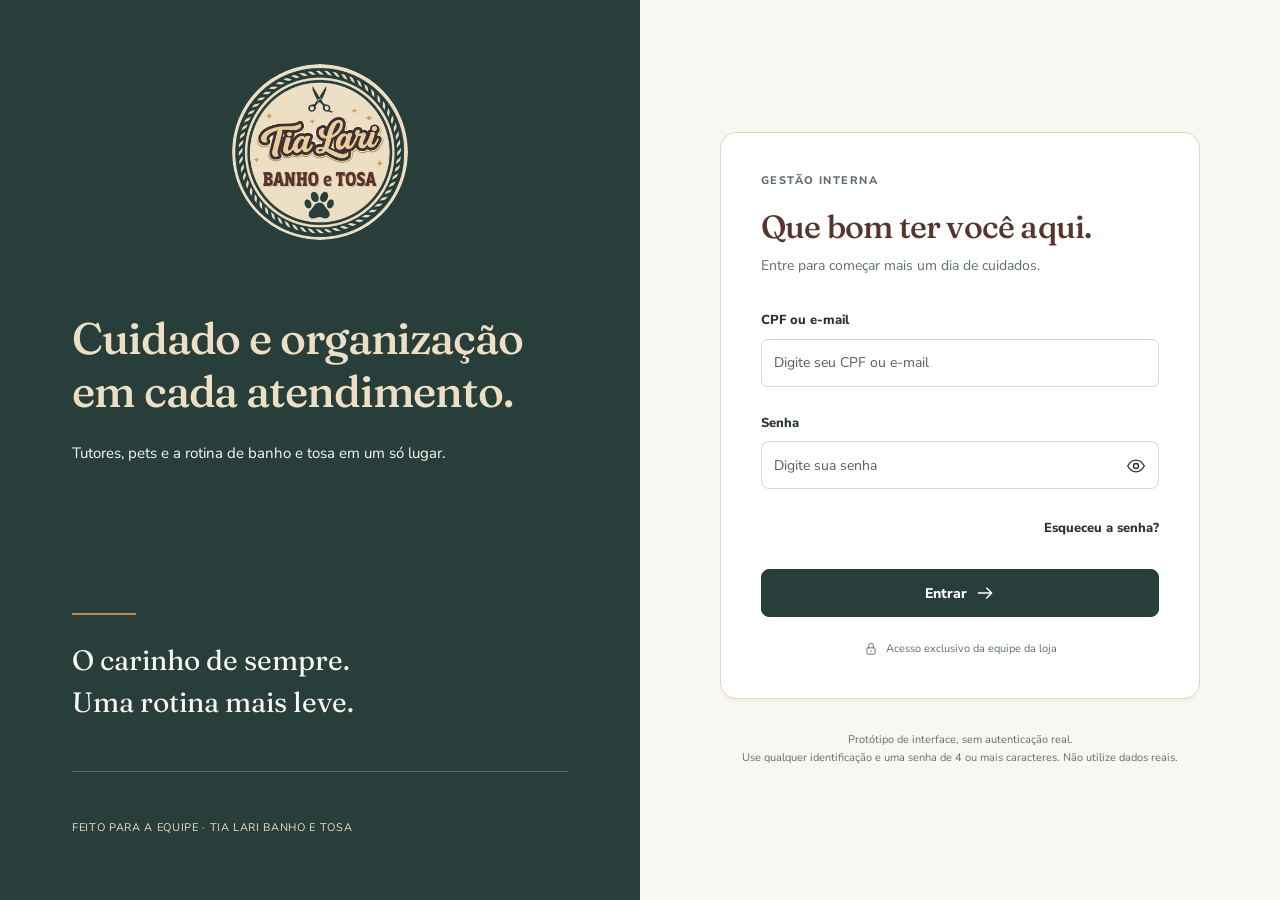
<file: index.html>
<!doctype html>
<html lang="pt-BR"><head><meta charset="utf-8"><meta name="viewport" content="width=device-width, initial-scale=1"><meta http-equiv="refresh" content="0;url=login.html"><title>Tia Lari · Entrar</title></head><body><p><a href="login.html">Acessar as telas da Tia Lari</a></p></body></html>
</file>
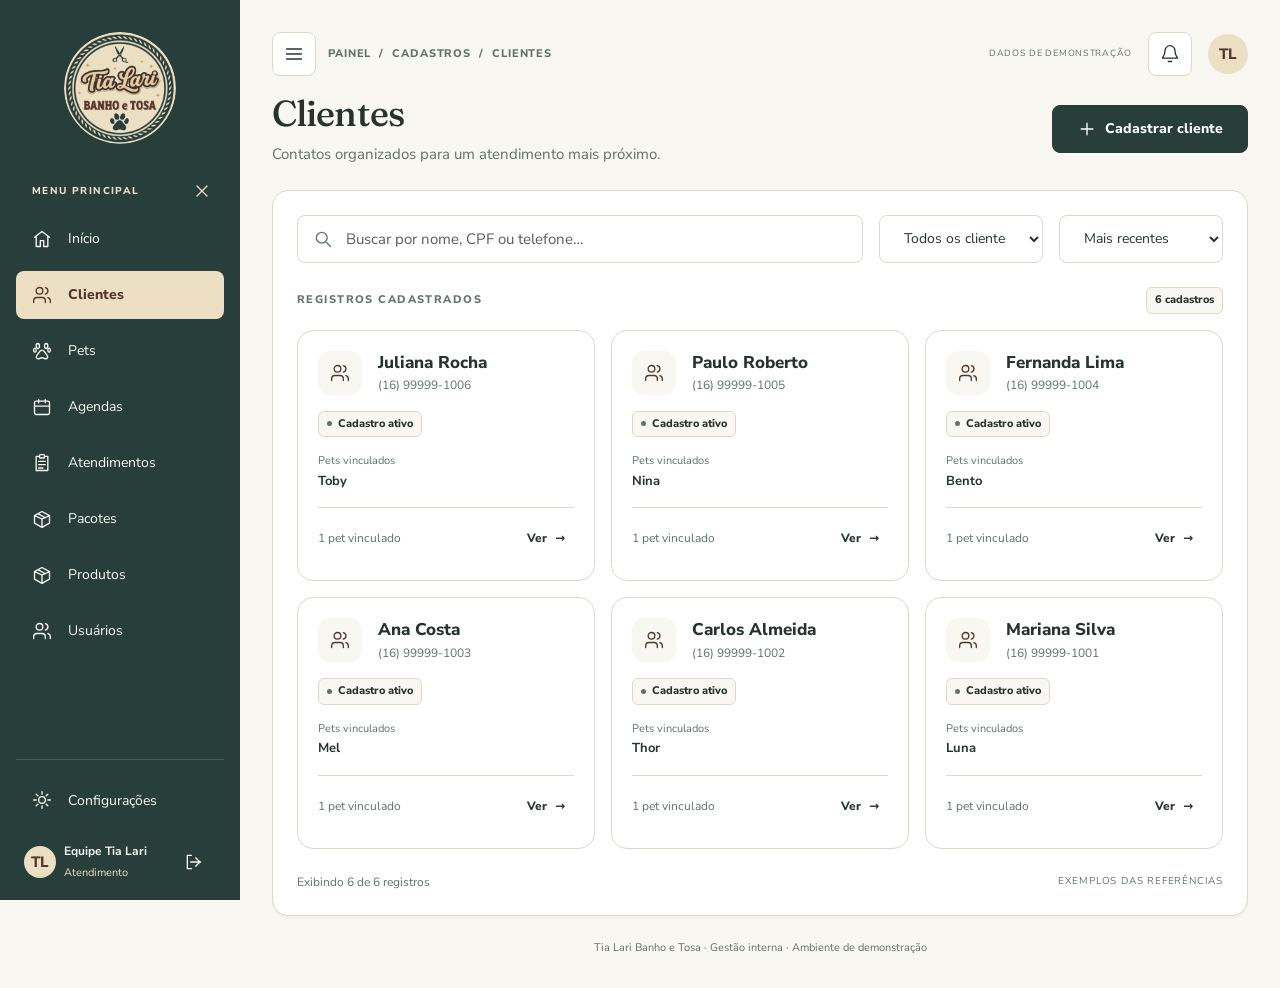
<file: clientes.html>
<!doctype html>
<html lang="pt-BR">
<head>
  <meta charset="utf-8">
  <meta name="viewport" content="width=device-width, initial-scale=1">
  <meta name="theme-color" content="#283e3b">
  <title>Clientes · Tia Lari Banho e Tosa</title>
  <link rel="icon" href="assets/images/logo.png" type="image/png">
  <link rel="stylesheet" href="assets/vendor/bootstrap/bootstrap.min.css">
  <link rel="stylesheet" href="assets/css/theme.css">
  <link rel="stylesheet" href="assets/css/layout.css">
  <link rel="stylesheet" href="assets/css/pages.css">
  <script defer src="assets/vendor/bootstrap/bootstrap.bundle.min.js"></script>
  <script defer src="assets/js/data/demo.js"></script>
  <script defer src="assets/js/components/ui.js"></script>
  <script defer src="assets/js/components/layout.js"></script>
  <script defer src="assets/js/pages/lists.js"></script>
</head>
<body data-page="clientes" data-breadcrumb="Cadastros / Clientes">
  <a class="skip-link" href="#main-content">Pular para o conteúdo</a>
  <div id="app-sidebar"></div>
  <div class="workspace">
    <div class="tl-container">
      <div id="app-header"></div>
      <main id="main-content" tabindex="-1">
        <header class="page-heading row-between">
          <div><h1>Clientes</h1><p class="lead">Contatos organizados para um atendimento mais próximo.</p></div><a href="novo-cliente.html" class="btn btn-primary"><span data-icon="plus"></span>Cadastrar cliente</a>
        </header>
        <section class="section card list-panel" data-od-id="clientes-panel"><div class="searchbar"><div class="search-field"><svg viewBox="0 0 24 24" fill="none" stroke="currentColor" stroke-width="1.6" stroke-linecap="round" stroke-linejoin="round" aria-hidden="true"><circle cx="10.5" cy="10.5" r="6.5"/><path d="m16 16 5 5"/></svg><input class="input form-control" type="search" id="search" aria-label="Buscar nome, CPF ou telefone" placeholder="Buscar por nome, CPF ou telefone…" data-od-id="clientes-search"></div><select class="input form-select" id="status-filter" aria-label="Filtrar por vínculo com pets" data-od-id="clientes-filter"><option value="">Todos os clientes</option><option value="with">Com pets</option><option value="without">Sem pets</option></select><select class="input form-select" id="sort" aria-label="Ordenar registros" data-od-id="clientes-sort"><option value="original">Mais recentes</option><option value="asc">Nome: A a Z</option><option value="desc">Nome: Z a A</option></select></div><div class="row-between list-meta"><p class="eyebrow">Registros cadastrados</p><span class="tag" id="record-count" aria-live="polite"></span></div><div class="grid-3" id="records" data-od-id="clientes-grid"></div><div class="list-footer"><span id="list-summary" aria-live="polite"></span><span class="demo">Exemplos das referências</span></div></section>
      </main>
      <footer class="footer-note">Tia Lari Banho e Tosa · Gestão interna · Ambiente de demonstração</footer>
    </div>
  </div>
  <div id="app-feedback"></div>
</body>
</html>
</file>
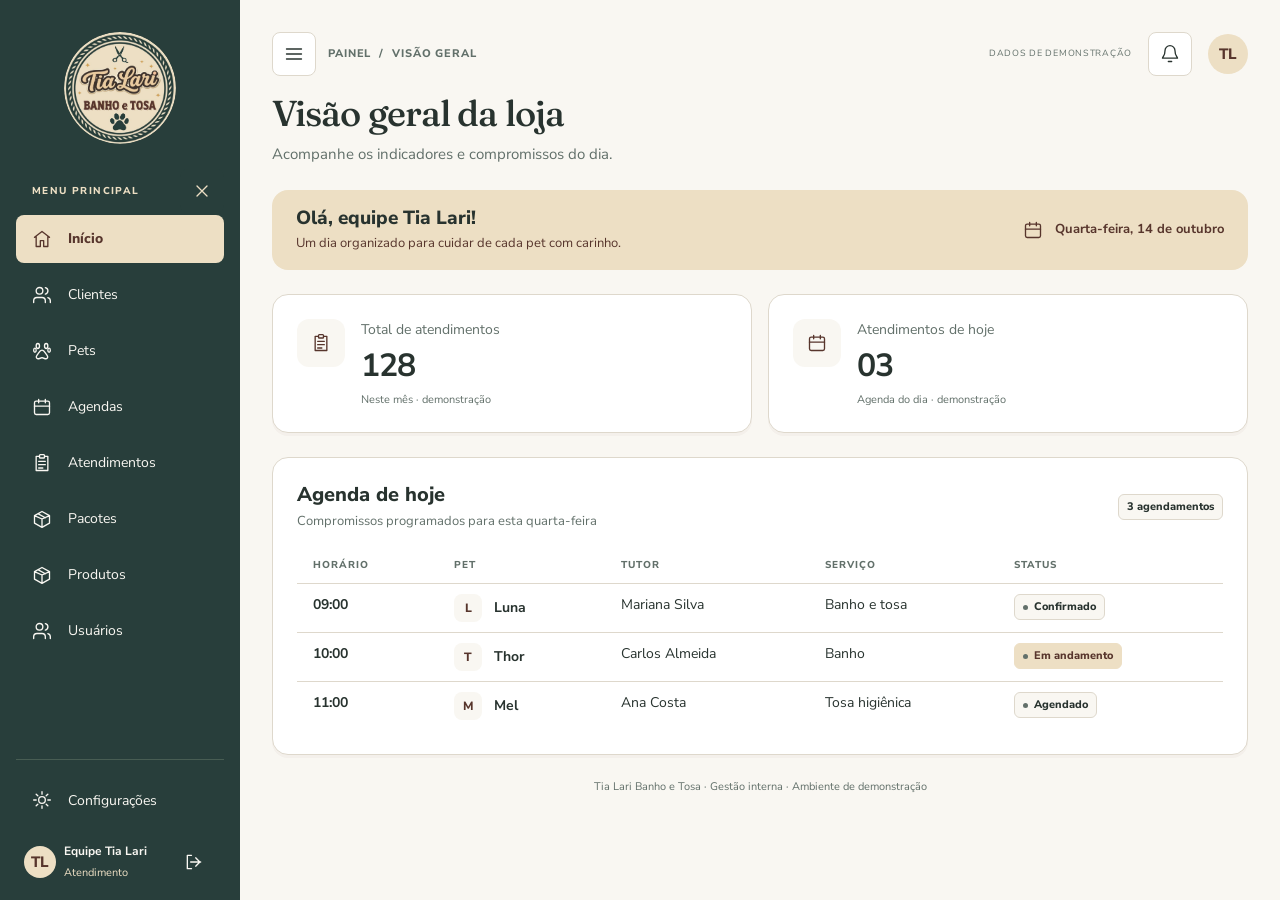
<file: dashboard.html>
<!doctype html>
<html lang="pt-BR">
<head>
  <meta charset="utf-8">
  <meta name="viewport" content="width=device-width, initial-scale=1">
  <meta name="theme-color" content="#283e3b">
  <title>Visão geral da loja · Tia Lari Banho e Tosa</title>
  <link rel="icon" href="assets/images/logo.png" type="image/png">
  <link rel="stylesheet" href="assets/vendor/bootstrap/bootstrap.min.css">
  <link rel="stylesheet" href="assets/css/theme.css">
  <link rel="stylesheet" href="assets/css/layout.css">
  <link rel="stylesheet" href="assets/css/pages.css">
  <script defer src="assets/vendor/bootstrap/bootstrap.bundle.min.js"></script>
  <script defer src="assets/js/data/demo.js"></script>
  <script defer src="assets/js/components/ui.js"></script>
  <script defer src="assets/js/components/layout.js"></script>
  <script defer src="assets/js/pages/dashboard.js"></script>
</head>
<body data-page="dashboard" data-breadcrumb="Visão geral">
  <a class="skip-link" href="#main-content">Pular para o conteúdo</a>
  <div id="app-sidebar"></div>
  <div class="workspace">
    <div class="tl-container">
      <div id="app-header"></div>
      <main id="main-content" tabindex="-1">
        <header class="page-heading row-between">
          <div><h1>Visão geral da loja</h1><p class="lead">Acompanhe os indicadores e compromissos do dia.</p></div>
        </header>
        <section class="welcome card" data-od-id="welcome"><div><h2 data-od-id="greeting">Olá, equipe Tia Lari!</h2><p>Um dia organizado para cuidar de cada pet com carinho.</p></div><div class="date"><svg viewBox="0 0 24 24" fill="none" stroke="currentColor" stroke-width="1.6" stroke-linecap="round" stroke-linejoin="round" aria-hidden="true"><rect x="3" y="5" width="18" height="16" rx="2"/><path d="M16 3v4M8 3v4M3 11h18"/></svg><time datetime="2026-10-14">Quarta-feira, 14 de outubro</time></div></section><section class="section metrics grid-2" data-od-id="metrics"><article class="card metric" data-od-id="metric-attendances"><span class="feature-mark"><svg viewBox="0 0 24 24" fill="none" stroke="currentColor" stroke-width="1.6" stroke-linecap="round" stroke-linejoin="round" aria-hidden="true"><path d="M9 4H5v17h14V4h-4M8 10h8M8 14h8M8 18h5"/><rect x="9" y="2" width="6" height="4" rx="1"/></svg></span><div class="metric-body"><div class="stat-label">Total de atendimentos</div><div class="stat-num num">128</div><p class="meta">Neste mês · demonstração</p></div></article><article class="card metric" data-financial hidden data-od-id="metric-debtors"><span class="feature-mark"><svg viewBox="0 0 24 24" fill="none" stroke="currentColor" stroke-width="1.6" stroke-linecap="round" stroke-linejoin="round" aria-hidden="true"><path d="M16 21v-2a4 4 0 0 0-4-4H6a4 4 0 0 0-4 4v2m20 0v-2a4 4 0 0 0-3-3.9M16 3.1a4 4 0 0 1 0 7.8"/><circle cx="9" cy="7" r="4"/></svg></span><div class="metric-body"><div class="stat-label">Clientes em débito</div><div class="stat-num num">07</div><p class="meta">Requer atenção · demonstração</p></div></article><article class="card metric" data-financial hidden data-od-id="metric-revenue"><span class="feature-mark"><svg viewBox="0 0 24 24" fill="none" stroke="currentColor" stroke-width="1.6" stroke-linecap="round" stroke-linejoin="round" aria-hidden="true"><rect x="3" y="5" width="18" height="15" rx="2"/><path d="M3 8h18m0 4h-6v5h6M6 5V3h12"/></svg></span><div class="metric-body"><div class="stat-label">Entradas do dia</div><div class="stat-num num">R$ 845,00</div><p class="meta">Movimentação registrada · demonstração</p></div></article><article class="card metric" data-financial hidden data-od-id="metric-bills"><span class="feature-mark"><svg viewBox="0 0 24 24" fill="none" stroke="currentColor" stroke-width="1.6" stroke-linecap="round" stroke-linejoin="round" aria-hidden="true"><rect x="3" y="5" width="18" height="16" rx="2"/><path d="M16 3v4M8 3v4M3 11h18"/></svg></span><div class="metric-body"><div class="stat-label">Contas a vencer</div><div class="stat-num num">03</div><p class="meta">Próximos 7 dias · demonstração</p></div></article><article class="card metric" data-operational data-od-id="metric-schedule"><span class="feature-mark"><svg viewBox="0 0 24 24" fill="none" stroke="currentColor" stroke-width="1.6" stroke-linecap="round" stroke-linejoin="round" aria-hidden="true"><rect x="3" y="5" width="18" height="16" rx="2"/><path d="M16 3v4M8 3v4M3 11h18"/></svg></span><div class="metric-body"><div class="stat-label">Atendimentos de hoje</div><div class="stat-num num">03</div><p class="meta">Agenda do dia · demonstração</p></div></article></section><section class="section card" data-od-id="today-agenda"><div class="row-between panel-head"><div><h2 data-od-id="agenda-title">Agenda de hoje</h2><p class="lead" style="font-size:13px;margin-top:4px">Compromissos programados para esta quarta-feira</p></div><span class="tag">3 agendamentos</span></div><div class="table-wrap"><table class="ds-table table"><thead><tr><th>Horário</th><th>Pet</th><th>Tutor</th><th>Serviço</th><th>Status</th></tr></thead><tbody><tr data-od-id="appointment-1"><td class="num"><strong>09:00</strong></td><td><div class="table-avatar"><span class="mini-avatar">L</span><strong>Luna</strong></div></td><td class="muted">Mariana Silva</td><td>Banho e tosa</td><td><span class="pill ">Confirmado</span></td></tr><tr data-od-id="appointment-2"><td class="num"><strong>10:00</strong></td><td><div class="table-avatar"><span class="mini-avatar">T</span><strong>Thor</strong></div></td><td class="muted">Carlos Almeida</td><td>Banho</td><td><span class="pill tl-progress">Em andamento</span></td></tr><tr data-od-id="appointment-3"><td class="num"><strong>11:00</strong></td><td><div class="table-avatar"><span class="mini-avatar">M</span><strong>Mel</strong></div></td><td class="muted">Ana Costa</td><td>Tosa higiênica</td><td><span class="pill ">Agendado</span></td></tr></tbody></table></div><div class="agenda-foot"><svg style="display:inline-block;width:14px;height:14px;vertical-align:middle;margin-right:8px" viewBox="0 0 24 24" fill="none" stroke="currentColor" stroke-width="1.6" stroke-linecap="round" stroke-linejoin="round" aria-hidden="true"><circle cx="12" cy="12" r="9"/><path d="M12 11v6m0-10v1"/></svg>Os horários e indicadores exibidos são exemplos das referências.</div></section>
      </main>
      <footer class="footer-note">Tia Lari Banho e Tosa · Gestão interna · Ambiente de demonstração</footer>
    </div>
  </div>
  <div id="app-feedback"></div>
</body>
</html>
</file>
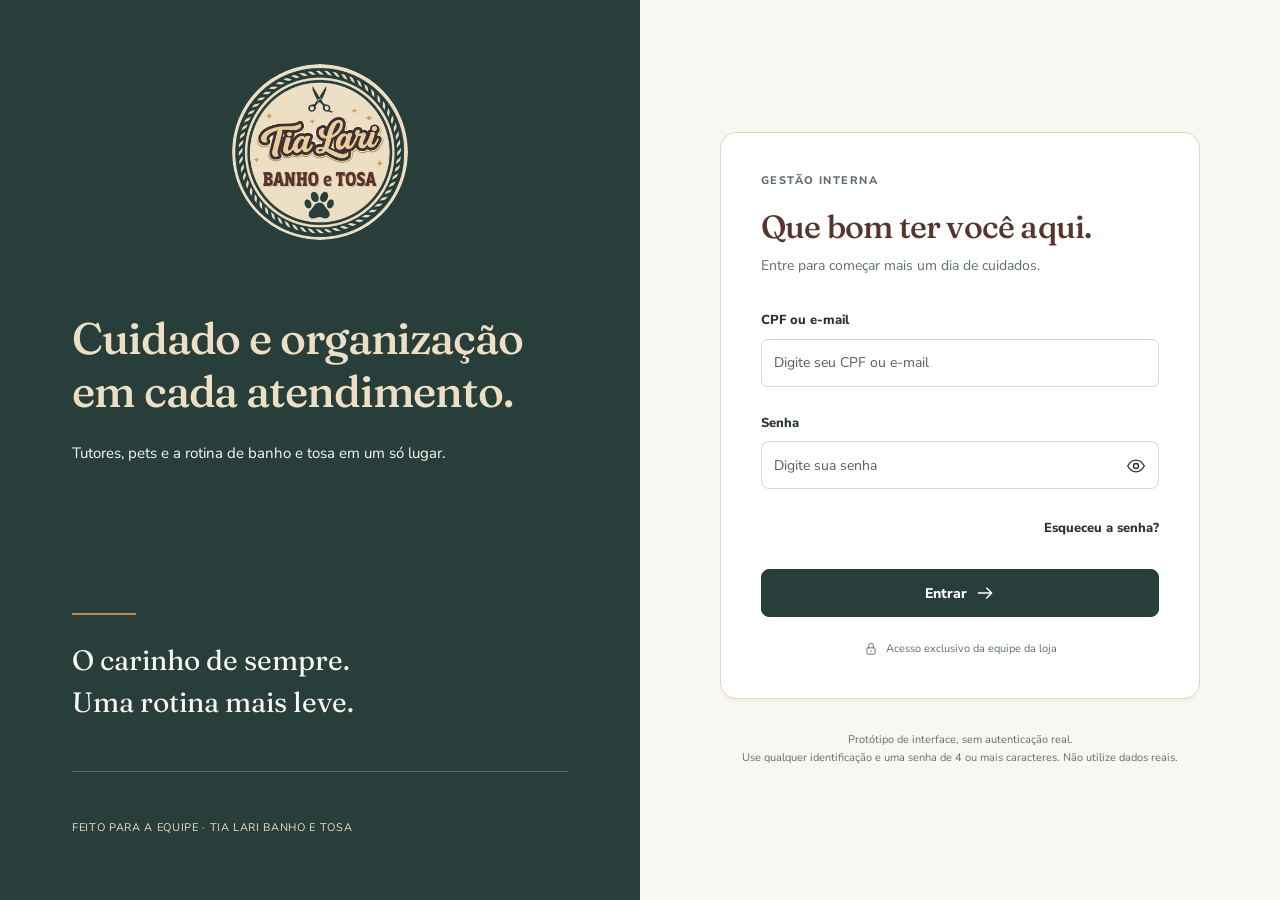
<file: login.html>
<!doctype html>
<html lang="pt-BR">
<head>
  <meta charset="utf-8">
  <meta name="viewport" content="width=device-width, initial-scale=1">
  <meta name="theme-color" content="#283e3b">
  <title>Entrar · Tia Lari Banho e Tosa</title>
  <link rel="icon" href="assets/images/logo.png" type="image/png">
  <link rel="stylesheet" href="assets/vendor/bootstrap/bootstrap.min.css">
  <link rel="stylesheet" href="assets/css/theme.css">
  <link rel="stylesheet" href="assets/css/layout.css">
  <link rel="stylesheet" href="assets/css/pages.css">
  <script defer src="assets/vendor/bootstrap/bootstrap.bundle.min.js"></script>
  <script defer src="assets/js/data/demo.js"></script>
  <script defer src="assets/js/components/ui.js"></script>
  <script defer src="assets/js/components/layout.js"></script>
  <script defer src="assets/js/pages/login.js"></script>
</head>
<body data-page="login">
<a class="skip-link" href="#main-content">Pular para o conteúdo</a>
<main class="login-layout" id="main-content">
  <section class="login-story"><a href="index.html" class="login-brand" aria-label="Tia Lari — início"><img src="assets/images/logo.png" width="638" height="637" alt="Tia Lari Banho e Tosa"></a><div><p class="eyebrow mb-3">Carinho em cada detalhe</p><h1>Cuidado e organização em cada atendimento.</h1><p class="mt-4">Tutores, pets e a rotina de banho e tosa em um só lugar.</p></div><div class="story-signature">O carinho de sempre.<br>Uma rotina mais leve.</div><footer>FEITO PARA A EQUIPE · TIA LARI BANHO E TOSA</footer></section>
  <section class="login-main" aria-labelledby="login-title"><div class="login-content"><div class="card"><div class="card-body"><p class="eyebrow">Gestão interna</p><h2 id="login-title" class="mt-2">Que bom ter você aqui.</h2><p class="text-body-secondary mt-3 mb-4">Entre para começar mais um dia de cuidados.</p><form id="login-form" class="needs-validation" novalidate><div class="mb-3"><label class="form-label" for="identity">CPF ou e-mail</label><input class="form-control" id="identity" name="identity" placeholder="Digite seu CPF ou e-mail" autocomplete="username" required><div class="invalid-feedback">Informe seu CPF ou e-mail.</div></div><div class="mb-3"><label class="form-label" for="password">Senha</label><div class="input-group"><input class="form-control" id="password" name="password" type="password" placeholder="Digite sua senha" autocomplete="current-password" required minlength="4" aria-describedby="password-hint"><button class="btn btn-outline-primary password-toggle" id="toggle-password" type="button" aria-label="Mostrar senha" aria-pressed="false"><span data-icon="eye"></span></button><div class="invalid-feedback">Use pelo menos 4 caracteres nesta demonstração.</div></div></div><div class="d-flex justify-content-end mb-4"><button type="button" class="btn btn-link p-0 small" id="forgot-password">Esqueceu a senha?</button></div><button type="submit" class="btn btn-primary w-100">Entrar <span data-icon="arrow"></span></button></form><p class="access-note mt-4 mb-0"><span data-icon="lock"></span>Acesso exclusivo da equipe da loja</p></div></div><p class="demo-note mt-4" id="password-hint">Protótipo de interface, sem autenticação real.<br>Use qualquer identificação e uma senha de 4 ou mais caracteres. Não utilize dados reais.</p></div></section>
</main>
<div id="app-feedback"></div>
</body>
</html>
</file>
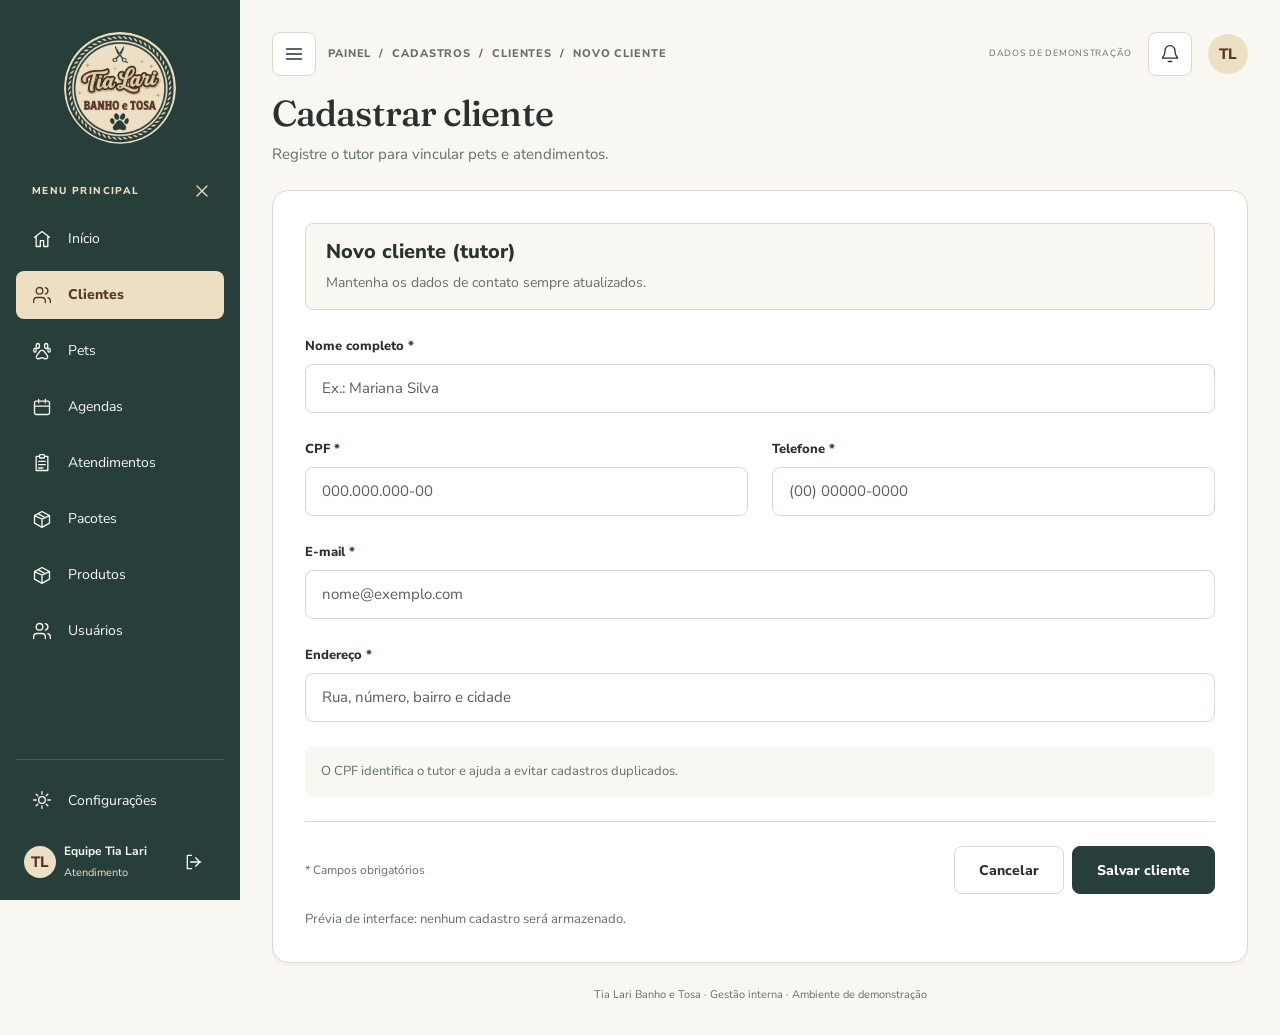
<file: novo-cliente.html>
<!doctype html>
<html lang="pt-BR">
<head>
  <meta charset="utf-8">
  <meta name="viewport" content="width=device-width, initial-scale=1">
  <meta name="theme-color" content="#283e3b">
  <title>Cadastrar cliente · Tia Lari Banho e Tosa</title>
  <link rel="icon" href="assets/images/logo.png" type="image/png">
  <link rel="stylesheet" href="assets/vendor/bootstrap/bootstrap.min.css">
  <link rel="stylesheet" href="assets/css/theme.css">
  <link rel="stylesheet" href="assets/css/layout.css">
  <link rel="stylesheet" href="assets/css/pages.css">
  <script defer src="assets/vendor/bootstrap/bootstrap.bundle.min.js"></script>
  <script defer src="assets/js/data/demo.js"></script>
  <script defer src="assets/js/components/ui.js"></script>
  <script defer src="assets/js/components/layout.js"></script>
  <script defer src="assets/js/pages/forms.js"></script>
</head>
<body data-page="novo-cliente" data-breadcrumb="Cadastros / Clientes / Novo cliente">
  <a class="skip-link" href="#main-content">Pular para o conteúdo</a>
  <div id="app-sidebar"></div>
  <div class="workspace">
    <div class="tl-container">
      <div id="app-header"></div>
      <main id="main-content" tabindex="-1">
        <header class="page-heading row-between">
          <div><h1>Cadastrar cliente</h1><p class="lead">Registre o tutor para vincular pets e atendimentos.</p></div>
        </header>
        <section class="card form-panel"><div class="card-body"><div class="form-banner"><h2 class="h4 mb-1">Novo cliente (tutor)</h2><p class="text-body-secondary mb-0">Mantenha os dados de contato sempre atualizados.</p></div><form id="client-form" class="needs-validation" novalidate><div class="row g-4"><div class="col-md-12"><label for="name" class="form-label">Nome completo <span class="required-mark" aria-hidden="true">*</span></label><input class="input form-control" id="name" name="name" type="text" placeholder="Ex.: Mariana Silva" required autocomplete="name" minlength="3" maxlength="100"><div class="invalid-feedback">Preencha nome completo corretamente.</div></div><div class="col-md-6"><label for="cpf" class="form-label">CPF <span class="required-mark" aria-hidden="true">*</span></label><input class="input form-control" id="cpf" name="cpf" type="text" placeholder="000.000.000-00" required inputmode="numeric" maxlength="14" aria-describedby="cpf-help"><div class="invalid-feedback">Preencha cpf corretamente.</div></div><div class="col-md-6"><label for="phone" class="form-label">Telefone <span class="required-mark" aria-hidden="true">*</span></label><input class="input form-control" id="phone" name="phone" type="tel" placeholder="(00) 00000-0000" required autocomplete="tel" maxlength="15"><div class="invalid-feedback">Preencha telefone corretamente.</div></div><div class="col-md-12"><label for="email" class="form-label">E-mail <span class="required-mark" aria-hidden="true">*</span></label><input class="input form-control" id="email" name="email" type="email" placeholder="nome@exemplo.com" required autocomplete="email"><div class="invalid-feedback">Preencha e-mail corretamente.</div></div><div class="col-md-12"><label for="address" class="form-label">Endereço <span class="required-mark" aria-hidden="true">*</span></label><input class="input form-control" id="address" name="address" type="text" placeholder="Rua, número, bairro e cidade" required autocomplete="street-address" maxlength="200"><div class="invalid-feedback">Preencha endereço corretamente.</div></div><div class="col-12"><p class="field-hint mb-0" id="cpf-help">O CPF identifica o tutor e ajuda a evitar cadastros duplicados.</p></div></div><div class="form-actions d-flex flex-wrap justify-content-between align-items-center gap-3 mt-4 pt-4"><small class="text-body-secondary">* Campos obrigatórios</small><div class="d-flex gap-2"><a href="clientes.html" class="btn btn-outline-primary">Cancelar</a><button type="submit" class="btn btn-primary">Salvar cliente</button></div></div><p class="small text-body-secondary mb-0 mt-3">Prévia de interface: nenhum cadastro será armazenado.</p></form></div></section>
      </main>
      <footer class="footer-note">Tia Lari Banho e Tosa · Gestão interna · Ambiente de demonstração</footer>
    </div>
  </div>
  <div id="app-feedback"></div>
</body>
</html>
</file>
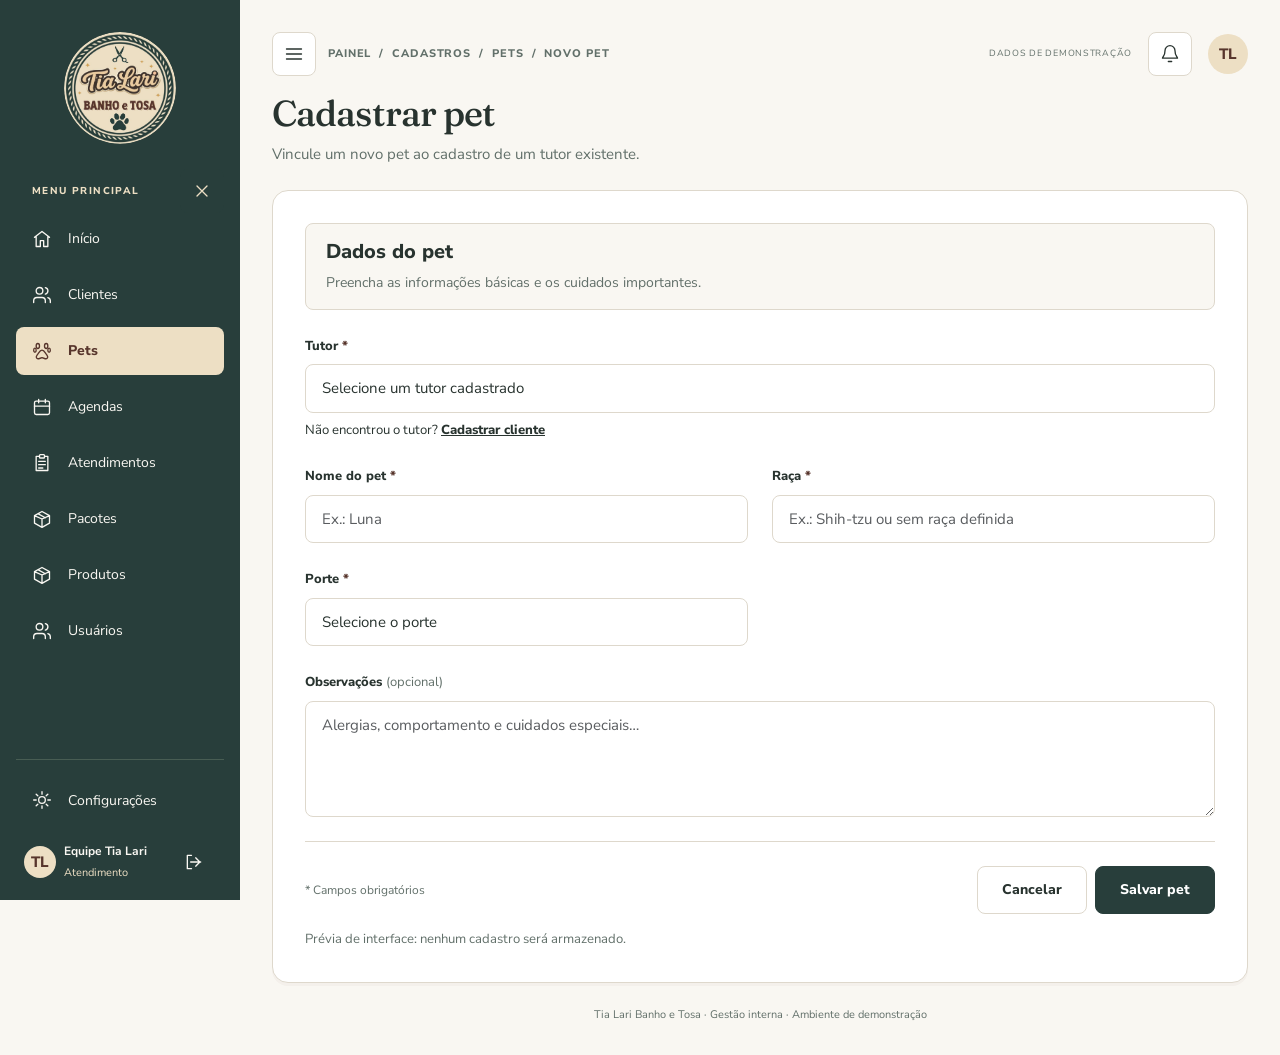
<file: novo-pet.html>
<!doctype html>
<html lang="pt-BR">
<head>
  <meta charset="utf-8">
  <meta name="viewport" content="width=device-width, initial-scale=1">
  <meta name="theme-color" content="#283e3b">
  <title>Cadastrar pet · Tia Lari Banho e Tosa</title>
  <link rel="icon" href="assets/images/logo.png" type="image/png">
  <link rel="stylesheet" href="assets/vendor/bootstrap/bootstrap.min.css">
  <link rel="stylesheet" href="assets/css/theme.css">
  <link rel="stylesheet" href="assets/css/layout.css">
  <link rel="stylesheet" href="assets/css/pages.css">
  <script defer src="assets/vendor/bootstrap/bootstrap.bundle.min.js"></script>
  <script defer src="assets/js/data/demo.js"></script>
  <script defer src="assets/js/components/ui.js"></script>
  <script defer src="assets/js/components/layout.js"></script>
  <script defer src="assets/js/pages/forms.js"></script>
</head>
<body data-page="novo-pet" data-breadcrumb="Cadastros / Pets / Novo pet">
  <a class="skip-link" href="#main-content">Pular para o conteúdo</a>
  <div id="app-sidebar"></div>
  <div class="workspace">
    <div class="tl-container">
      <div id="app-header"></div>
      <main id="main-content" tabindex="-1">
        <header class="page-heading row-between">
          <div><h1>Cadastrar pet</h1><p class="lead">Vincule um novo pet ao cadastro de um tutor existente.</p></div>
        </header>
        <section class="card form-panel"><div class="card-body"><div class="form-banner"><h2 class="h4 mb-1">Dados do pet</h2><p class="text-body-secondary mb-0">Preencha as informações básicas e os cuidados importantes.</p></div><form id="pet-form" class="needs-validation" novalidate><div class="row g-4"><div class="col-12"><label for="tutor" class="form-label">Tutor <span class="required-mark" aria-hidden="true">*</span></label><select class="input form-select" id="tutor" name="tutor" required><option value="">Selecione um tutor cadastrado</option></select><div class="invalid-feedback">Selecione um tutor.</div><p class="small mt-2 mb-0">Não encontrou o tutor? <a class="text-link" href="novo-cliente.html">Cadastrar cliente</a></p></div><div class="col-md-6"><label for="name" class="form-label">Nome do pet <span class="required-mark" aria-hidden="true">*</span></label><input class="input form-control" id="name" name="name" type="text" placeholder="Ex.: Luna" required maxlength="80"><div class="invalid-feedback">Preencha nome do pet corretamente.</div></div><div class="col-md-6"><label for="breed" class="form-label">Raça <span class="required-mark" aria-hidden="true">*</span></label><input class="input form-control" id="breed" name="breed" type="text" placeholder="Ex.: Shih-tzu ou sem raça definida" required maxlength="80"><div class="invalid-feedback">Preencha raça corretamente.</div></div><div class="col-md-6"><label for="size" class="form-label">Porte <span class="required-mark" aria-hidden="true">*</span></label><select class="input form-select" id="size" name="size" required><option value="">Selecione o porte</option><option>Pequeno</option><option>Médio</option><option>Grande</option></select><div class="invalid-feedback">Selecione o porte.</div></div><div class="col-12"><label for="notes" class="form-label">Observações <span class="text-body-secondary fw-normal">(opcional)</span></label><textarea class="input form-control" id="notes" name="notes" rows="4" maxlength="1000" placeholder="Alergias, comportamento e cuidados especiais…"></textarea></div></div><div class="form-actions d-flex flex-wrap justify-content-between align-items-center gap-3 mt-4 pt-4"><small class="text-body-secondary">* Campos obrigatórios</small><div class="d-flex gap-2"><a href="pets.html" class="btn btn-outline-primary">Cancelar</a><button type="submit" class="btn btn-primary">Salvar pet</button></div></div><p class="small text-body-secondary mb-0 mt-3">Prévia de interface: nenhum cadastro será armazenado.</p></form></div></section>
      </main>
      <footer class="footer-note">Tia Lari Banho e Tosa · Gestão interna · Ambiente de demonstração</footer>
    </div>
  </div>
  <div id="app-feedback"></div>
</body>
</html>
</file>
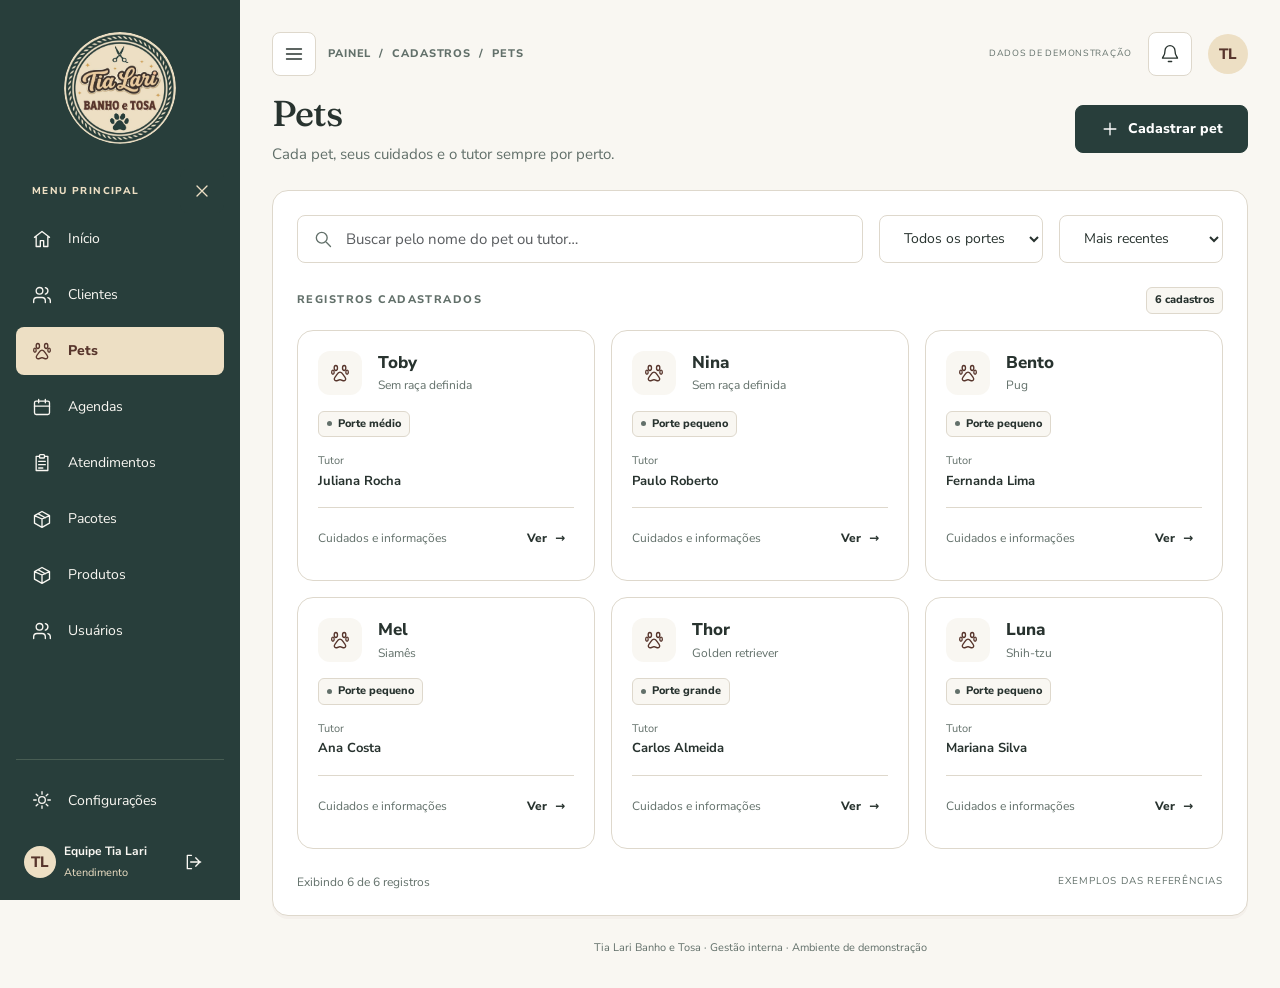
<file: pets.html>
<!doctype html>
<html lang="pt-BR">
<head>
  <meta charset="utf-8">
  <meta name="viewport" content="width=device-width, initial-scale=1">
  <meta name="theme-color" content="#283e3b">
  <title>Pets · Tia Lari Banho e Tosa</title>
  <link rel="icon" href="assets/images/logo.png" type="image/png">
  <link rel="stylesheet" href="assets/vendor/bootstrap/bootstrap.min.css">
  <link rel="stylesheet" href="assets/css/theme.css">
  <link rel="stylesheet" href="assets/css/layout.css">
  <link rel="stylesheet" href="assets/css/pages.css">
  <script defer src="assets/vendor/bootstrap/bootstrap.bundle.min.js"></script>
  <script defer src="assets/js/data/demo.js"></script>
  <script defer src="assets/js/components/ui.js"></script>
  <script defer src="assets/js/components/layout.js"></script>
  <script defer src="assets/js/pages/lists.js"></script>
</head>
<body data-page="pets" data-breadcrumb="Cadastros / Pets">
  <a class="skip-link" href="#main-content">Pular para o conteúdo</a>
  <div id="app-sidebar"></div>
  <div class="workspace">
    <div class="tl-container">
      <div id="app-header"></div>
      <main id="main-content" tabindex="-1">
        <header class="page-heading row-between">
          <div><h1>Pets</h1><p class="lead">Cada pet, seus cuidados e o tutor sempre por perto.</p></div><a href="novo-pet.html" class="btn btn-primary"><span data-icon="plus"></span>Cadastrar pet</a>
        </header>
        <section class="section card list-panel" data-od-id="pets-panel"><div class="searchbar"><div class="search-field"><svg viewBox="0 0 24 24" fill="none" stroke="currentColor" stroke-width="1.6" stroke-linecap="round" stroke-linejoin="round" aria-hidden="true"><circle cx="10.5" cy="10.5" r="6.5"/><path d="m16 16 5 5"/></svg><input class="input form-control" type="search" id="search" aria-label="Buscar pet ou tutor" placeholder="Buscar pelo nome do pet ou tutor…" data-od-id="pets-search"></div><select class="input form-select" id="status-filter" aria-label="Filtrar por porte" data-od-id="pets-filter"><option value="">Todos os portes</option><option>Pequeno</option><option>Médio</option><option>Grande</option></select><select class="input form-select" id="sort" aria-label="Ordenar registros" data-od-id="pets-sort"><option value="original">Mais recentes</option><option value="asc">Nome: A a Z</option><option value="desc">Nome: Z a A</option></select></div><div class="row-between list-meta"><p class="eyebrow">Registros cadastrados</p><span class="tag" id="record-count" aria-live="polite"></span></div><div class="grid-3" id="records" data-od-id="pets-grid"></div><div class="list-footer"><span id="list-summary" aria-live="polite"></span><span class="demo">Exemplos das referências</span></div></section>
      </main>
      <footer class="footer-note">Tia Lari Banho e Tosa · Gestão interna · Ambiente de demonstração</footer>
    </div>
  </div>
  <div id="app-feedback"></div>
</body>
</html>
</file>
<file: assets/css/theme.css>
@font-face { font-family: 'Nunito Sans'; font-weight: 400 800; font-display: swap; src: url('../fonts/nunito-sans.woff2') format('woff2'); }
@font-face { font-family: 'Fraunces'; font-weight: 400 600; font-display: swap; src: url('../fonts/fraunces.woff2') format('woff2'); }

:root {
  --bg:#F9F7F2;
  --surface:#ffffff;
  --fg:#28332f;
  --muted:#62706a;
  --border:#ded8cc;
  --accent:#283E3B;
  --cream:#EDDFC4;
  --brown:#57352C;
  --gold:#BC8C48;
  --accent-soft:color-mix(in oklch,var(--accent) 8%,var(--surface));
  --fg-soft:color-mix(in oklch,var(--fg) 4%,var(--surface));
  --font-display:'Fraunces',Georgia,serif;
  --font-body:'Nunito Sans',system-ui,-apple-system,'Segoe UI',sans-serif;
  --font-mono:ui-monospace,Consolas,monospace;
  --fs-h1:36px;
  --fs-h2:24px;
  --fs-h3:18px;
  --fs-body:15px;
  --fs-meta:12px;
  --gap-xs:8px;
  --gap-sm:16px;
  --gap-md:24px;
  --gap-lg:32px;
  --gap-xl:48px;
  --gap-2xl:64px;
  --container:1200px;
  --gutter:32px;
  --radius:8px;
  --radius-lg:16px}



[hidden] {
  display:none!important}
.metrics {
  gap:16px!important;
  margin-bottom:24px!important}
.metric {
  min-height:120px!important}
.ds-table th,.ds-table td {
  padding:10px 16px!important}
.mini-avatar {
  width:28px!important;
  height:28px!important}
.agenda-foot {
  display:none}
.topline {
  margin-bottom:16px!important}
.welcome {
  padding:16px 24px!important}
.profile>div {
  min-width:0}
.profile strong {
  font-size:12px!important}
.profile {
  gap:8px!important}
.profile a {
  flex-shrink:0}
.profile>.avatar {
  width:32px;
  height:32px}
.top-tools .demo {
  font-size:9px}
*,*::before,*::after {
  box-sizing:border-box}
html {
  -webkit-text-size-adjust:100%}
body {
  margin:0;
  background:var(--bg);
  color:var(--fg);
  font-family:var(--font-body);
  font-size:var(--fs-body);
  line-height:1.5;
  -webkit-font-smoothing:antialiased}
img,svg {
  display:block;
  max-width:100%}
a {
  color:inherit;
  text-decoration:none}
button,input,select,textarea {
  font:inherit}
button {
  cursor:pointer}
button,a,input,select,textarea {
  touch-action:manipulation}
p {
  text-wrap:pretty}
h1,h2,h3,h4 {
  text-wrap:balance;
  margin:0}
h1,h2 {
  font-family:var(--font-display);
  font-weight:500;
  letter-spacing:-.025em}
h1 {
  font-size:36px;
  line-height:1.2}
h2 {
  font-size:24px;
  line-height:1.3}
h3 {
  font-size:17px;
  line-height:1.4}
p {
  margin:0}
button svg,a svg {
  pointer-events:none}
svg {
  width:20px;
  height:20px;
  flex-shrink:0}
button {
  color:inherit}
button:disabled {
  cursor:not-allowed;
  opacity:.5}
:focus-visible {
  outline:3px solid var(--gold);
  outline-offset:4px}
::placeholder {
  color:var(--muted);
  opacity:1}

.tl-container {
  max-width:var(--container);
  margin-inline:auto}
.section {
  margin-bottom:24px}
.stack {
  display:flex;
  flex-direction:column;
  gap:24px}
.tl-row {
  display:flex;
  align-items:center;
  gap:16px}
.row-between {
  display:flex;
  align-items:center;
  justify-content:space-between;
  gap:24px}
.grid-2 {
  display:grid;
  grid-template-columns:repeat(2,minmax(0,1fr));
  gap:24px}
.grid-3 {
  display:grid;
  grid-template-columns:repeat(3,minmax(0,1fr));
  gap:16px}
.grid-4 {
  display:grid;
  grid-template-columns:repeat(4,minmax(0,1fr));
  gap:24px}
.grid-2-1 {
  display:grid;
  grid-template-columns:2fr 1fr;
  gap:32px}
.grid-1-2 {
  display:grid;
  grid-template-columns:1fr 2fr;
  gap:32px}
.lead {
  font-size:15px;
  color:var(--muted);
  margin-top:8px}
.eyebrow {
  font-size:11px;
  letter-spacing:.13em;
  text-transform:uppercase;
  font-weight:800;
  color:var(--muted)}
.meta {
  font-size:12px;
  color:var(--muted)}
.num {
  font-variant-numeric:tabular-nums}
.btn {
  display:inline-flex;
  align-items:center;
  justify-content:center;
  gap:8px;
  min-height:48px;
  padding:12px 24px;
  border-radius:8px;
  border:1px solid var(--border);
  font-size:14px;
  font-weight:800;
  transition:background .15s,border-color .15s,transform .15s}
.btn:active {
  transform:translateY(1px)}
.btn-primary {
  background:var(--accent);
  color:var(--surface);
  border-color:var(--accent)}
.btn-primary:hover {
  background:var(--fg);
  border-color:var(--fg);
  color:var(--surface)}
.btn-secondary {
  background:var(--surface);
  color:var(--fg)}
.btn-secondary:hover {
  border-color:var(--fg);
  background:var(--bg)}
.btn-ghost {
  background:transparent;
  border-color:transparent;
  color:var(--fg);
  padding:8px 12px}
.btn-ghost:hover {
  background:var(--cream);
  color:var(--fg)}
.btn-arrow::after {
  content:'→'}
.card {
  background:var(--surface);
  border:1px solid var(--border);
  border-radius:16px;
  padding:24px;
  box-shadow:0 3px 0 color-mix(in oklch,var(--brown) 3%,transparent)}
.card-flat {
  background:transparent;
  border:0;
  padding:0}
.card-rule {
  border-top:1px solid var(--border);
  padding-top:24px}
.feature-mark {
  width:48px;
  height:48px;
  display:grid;
  place-items:center;
  border-radius:12px;
  background:var(--bg);
  color:var(--brown)}
.stat-num {
  font-size:32px;
  font-weight:700;
  letter-spacing:-.03em}
.stat-label {
  font-size:14px;
  color:var(--muted)}
.pill,.tag {
  display:inline-flex;
  align-items:center;
  gap:6px;
  border-radius:6px;
  font-size:11px;
  padding:4px 8px;
  font-weight:800;
  background:var(--bg);
  color:var(--fg);
  border:1px solid var(--border)}
.pill::before {
  content:'';
  width:5px;
  height:5px;
  border-radius:50%;
  background:var(--muted)}
.pill.tl-progress {
  background:var(--cream);
  color:var(--brown);
  border-color:var(--cream)}
.field {
  display:flex;
  flex-direction:column;
  gap:8px;
  min-width:0}
.field label {
  font-size:13px;
  font-weight:800}
.input,.textarea {
  width:100%;
  min-height:48px;
  padding:12px 16px;
  background:var(--surface);
  border:1px solid var(--border);
  border-radius:8px;
  color:var(--fg)}
.input:hover,.textarea:hover {
  border-color:var(--muted)}
.input:focus,.textarea:focus {
  border-color:var(--accent);
  outline:2px solid var(--accent);
  outline-offset:2px}
.textarea {
  min-height:104px;
  resize:vertical}
.ds-table {
  width:100%;
  border-collapse:collapse;
  font-size:14px}
.ds-table th,.ds-table td {
  padding:16px;
  text-align:left;
  border-bottom:1px solid var(--border)}
.ds-table th {
  font-size:10px;
  letter-spacing:.1em;
  text-transform:uppercase;
  color:var(--muted);
  font-weight:800}
.ds-table tbody tr:last-child td {
  border-bottom:0}
.ds-table tbody tr:hover {
  background:var(--bg)}
.rule {
  border:0;
  border-top:1px solid var(--border);
  margin:0}
.log-row {
  display:grid;
  grid-template-columns:80px 1fr 120px;
  gap:24px;
  padding:16px 0;
  border-top:1px solid var(--border)}
.content-img {
  width:auto;
  height:auto;
  max-width:100%;
  object-fit:contain}
.hero-center {
  text-align:center}
.hero-split {
  display:grid;
  grid-template-columns:1fr 1fr}
.hero-cta {
  display:flex;
  gap:16px}
.quote {
  font-family:var(--font-display);
  font-size:24px}
.quote-mark {
  font-size:64px}
.quote-author,.pull {
  font-size:13px}
.ph-img {
  border:1px dashed var(--border);
  padding:24px}
.wide {
  aspect-ratio:16/9}
.square {
  aspect-ratio:1}
.portrait {
  aspect-ratio:3/4}
.topnav {
  border-bottom:1px solid var(--border)}
.pagefoot {
  font-size:12px;
  color:var(--muted)}

.sidebar {
  position:fixed;
  inset:0 auto 0 0;
  width:240px;
  background:var(--accent);
  color:var(--bg);
  display:flex;
  flex-direction:column;
  padding:32px 16px 16px;
  z-index:10}
.brand {
  display:block;
  padding:0 16px 24px}
.brand strong {
  display:block;
  font-family:var(--font-display);
  font-size:30px;
  font-weight:500;
  color:var(--cream)}
.brand span {
  font-size:11px;
  letter-spacing:.14em;
  text-transform:uppercase;
  color:var(--cream)}
.brand small {
  display:block;
  margin-top:8px;
  font-size:10px;
  color:var(--bg)}
.nav-label {
  font-size:10px;
  letter-spacing:.14em;
  font-weight:800;
  padding:16px;
  color:var(--cream)}
.tl-nav {
  display:flex;
  flex-direction:column;
  gap:8px}
.tl-nav a,.tl-nav button {
  display:flex;
  align-items:center;
  gap:16px;
  padding:12px 16px;
  min-height:48px;
  border-radius:8px;
  font-size:14px;
  text-align:left;
  color:var(--bg);
  border:0;
  background:transparent}
.tl-nav a:hover,.tl-nav button:hover {
  background:color-mix(in oklch,var(--accent) 70%,var(--fg));
  color:var(--surface)}
.tl-nav .active {
  background:var(--cream);
  color:var(--brown);
  font-weight:800}
.tl-nav .active:hover {
  background:var(--cream);
  color:var(--brown);
  box-shadow:inset 0 0 0 2px var(--gold)}
.sidebar-bottom {
  margin-top:auto;
  border-top:1px solid color-mix(in oklch,var(--cream) 20%,var(--accent));
  padding-top:16px}
.profile {
  padding:16px 8px 0;
  display:flex;
  align-items:center;
  gap:12px}
.avatar {
  display:grid;
  place-items:center;
  width:40px;
  height:40px;
  border-radius:50%;
  background:var(--cream);
  color:var(--brown);
  font-weight:800;
  flex-shrink:0}
.profile strong {
  display:block;
  font-size:13px}
.profile small {
  font-size:11px;
  color:var(--cream)}
.profile a {
  margin-left:auto;
  display:grid;
  place-items:center;
  width:44px;
  height:44px;
  border-radius:8px}
.profile a:hover {
  background:var(--fg);
  color:var(--surface)}
.workspace {
  margin-left:240px;
  padding:32px;
  min-height:100vh}
.topline {
  display:flex;
  align-items:center;
  justify-content:space-between;
  margin-bottom:24px;
  min-height:40px}
.tl-breadcrumb {
  display:flex;
  align-items:center;
  gap:8px;
  font-size:11px;
  letter-spacing:.08em;
  color:var(--muted);
  font-weight:800;
  text-transform:uppercase;
  flex-wrap:wrap}
.tl-breadcrumb a {
  padding-block:8px}
.tl-breadcrumb a:hover {
  text-decoration:underline;
  color:var(--fg)}
.top-tools {
  display:flex;
  align-items:center;
  gap:16px}
.icon-btn {
  width:44px;
  height:44px;
  display:grid;
  place-items:center;
  background:var(--surface);
  border:1px solid var(--border);
  border-radius:8px}
.icon-btn:hover {
  border-color:var(--fg);
  background:var(--cream);
  color:var(--fg)}
.top-tools .avatar {
  width:40px;
  height:40px}
.page-heading {
  margin-bottom:24px;
  min-height:72px}
.page-heading .btn {
  flex-shrink:0}
.welcome {
  background:var(--cream);
  border:0;
  box-shadow:none;
  display:flex;
  align-items:center;
  justify-content:space-between;
  gap:24px;
  padding:20px 24px;
  margin-bottom:24px}
.welcome h2 {
  font-family:var(--font-body);
  font-size:19px;
  font-weight:800;
  letter-spacing:0}
.welcome p {
  font-size:13px;
  color:var(--brown);
  margin-top:4px}
.date {
  display:flex;
  align-items:center;
  gap:12px;
  font-size:13px;
  font-weight:700;
  color:var(--brown)}
.metrics {
  margin-bottom:32px}
.metric {
  position:relative;
  display:flex;
  gap:16px;
  align-items:flex-start;
  min-height:136px}
.metric .metric-body {
  flex:1}
.metric .stat-num {
  margin:2px 0}
.metric .meta {
  font-size:11px}
.metric .arrow {
  margin-left:auto;
  color:var(--muted)}
.panel-head {
  margin-bottom:16px}
.panel-head h2 {
  font-family:var(--font-body);
  font-size:20px;
  font-weight:800;
  letter-spacing:0}
.demo {
  font-size:10px;
  letter-spacing:.08em;
  text-transform:uppercase;
  color:var(--muted)}
.table-wrap {
  overflow-x:auto}
.pet-name {
  font-weight:800}
.pet-name small {
  display:block;
  font-weight:400;
  font-size:12px;
  color:var(--muted);
  margin-top:2px}
.table-avatar {
  display:flex;
  align-items:center;
  gap:12px}
.mini-avatar {
  display:grid;
  place-items:center;
  width:32px;
  height:32px;
  background:var(--bg);
  color:var(--brown);
  border-radius:8px;
  font-size:12px;
  font-weight:800}
.agenda-foot {
  border-top:1px solid var(--border);
  padding-top:16px;
  margin-top:8px;
  color:var(--muted);
  font-size:12px}
.list-panel {
  padding:24px;
  min-height:640px}
.searchbar {
  display:grid;
  grid-template-columns:minmax(0,1fr) 164px 164px;
  gap:16px;
  margin-bottom:24px}
.search-field {
  position:relative}
.search-field svg {
  position:absolute;
  left:16px;
  top:14px;
  color:var(--muted)}
.search-field input {
  padding-left:48px}
.list-meta {
  margin-bottom:16px}
.record {
  padding:20px;
  min-width:0;
  display:flex;
  flex-direction:column;
  gap:16px;
  box-shadow:none}
.record:hover {
  border-color:var(--muted);
  box-shadow:0 4px 16px color-mix(in oklch,var(--brown) 6%,transparent)}
.record .record-icon {
  width:44px;
  height:44px;
  background:var(--bg);
  color:var(--brown);
  display:grid;
  place-items:center;
  border-radius:12px;
  flex-shrink:0}
.record h3 {
  font-size:17px;
  font-weight:800}
.record .sub {
  font-size:12px;
  color:var(--muted);
  margin-top:2px}
.record .pill {
  align-self:flex-start}
.record .relation {
  font-size:13px}
.relation small {
  display:block;
  color:var(--muted);
  font-size:11px;
  margin-bottom:2px}
.record-footer {
  border-top:1px solid var(--border);
  display:flex;
  align-items:center;
  justify-content:space-between;
  padding-top:8px;
  gap:8px}
.record-footer .btn {
  font-size:12px;
  padding:4px 8px;
  min-height:44px}
.list-footer {
  margin-top:24px;
  display:flex;
  justify-content:space-between;
  align-items:center;
  font-size:12px;
  color:var(--muted)}
.no-results {
  padding:64px 24px;
  text-align:center;
  grid-column:1/-1}
.form-panel {
  max-width:864px;
  margin:0 auto;
  padding:32px}
.form-banner {
  padding:16px 20px;
  border-radius:8px;
  background:var(--bg);
  margin-bottom:24px;
  border:1px solid var(--border)}
.form-banner h2 {
  font-family:var(--font-body);
  font-size:18px;
  font-weight:800;
  letter-spacing:0}
.form-banner p {
  font-size:13px;
  color:var(--muted);
  margin-top:4px}
.form-grid {
  display:grid;
  grid-template-columns:1fr 1fr;
  gap:16px 24px}
.span-2 {
  grid-column:1/-1}
.form-actions {
  border-top:1px solid var(--border);
  margin-top:32px;
  padding-top:16px;
  display:flex;
  align-items:center;
  justify-content:space-between;
  gap:24px}
.form-actions .tl-row {
  gap:12px}
.form-tip {
  font-size:12px;
  color:var(--muted);
  background:var(--bg);
  padding:16px;
  border-radius:8px;
  margin-top:24px;
  display:flex;
  gap:12px;
  align-items:center}
.form-tip svg {
  width:16px;
  height:16px}
.form-error {
  color:var(--brown);
  font-size:13px;
  font-weight:800;
  padding-top:12px;
  min-height:20px}
.form-error:empty {
  display:none}
.footer-note {
  margin-top:24px;
  text-align:center;
  color:var(--muted);
  font-size:11px}
.login-layout {
  min-height:100vh;
  display:grid;
  grid-template-columns:1fr 1fr}
.login-story {
  background:var(--accent);
  color:var(--bg);
  padding:64px 72px;
  display:flex;
  flex-direction:column;
  position:relative}
.login-story .brand {
  padding:0;
  margin-bottom:72px}
.login-story .brand strong {
  font-size:42px}
.login-story h1 {
  font-size:44px;
  line-height:1.2;
  color:var(--cream);
  max-width:480px}
.login-story .lead {
  color:var(--bg);
  max-width:400px;
  margin-top:24px;
  font-size:16px}
.story-mark {
  margin-top:auto;
  padding-top:64px}
.story-mark .line {
  width:64px;
  height:2px;
  background:var(--gold);
  margin-bottom:24px}
.story-mark p {
  font-family:var(--font-display);
  font-size:28px;
  line-height:1.4;
  max-width:370px;
  color:var(--cream)}
.login-story footer {
  padding-top:48px;
  margin-top:48px;
  border-top:1px solid color-mix(in oklch,var(--cream) 25%,var(--accent));
  font-size:11px;
  color:var(--cream);
  letter-spacing:.06em}
.login-main {
  display:flex;
  align-items:center;
  justify-content:center;
  padding:48px;
  flex-direction:column;
  gap:32px}
.login-card {
  width:100%;
  max-width:480px;
  padding:40px}
.login-card .eyebrow {
  margin-bottom:16px}
.login-card h2 {
  font-size:32px;
  color:var(--brown)}
.login-card .lead {
  margin-bottom:32px;
  font-size:14px}
.login-card .field {
  margin-bottom:24px}
.password-wrap {
  position:relative}
.password-wrap input {
  padding-right:56px}
.password-wrap button {
  position:absolute;
  right:4px;
  top:4px;
  width:40px;
  height:40px;
  background:transparent;
  border:0;
  display:grid;
  place-items:center;
  border-radius:4px}
.password-wrap button:hover {
  background:var(--bg)}
.password-wrap button:focus-visible {
  outline-offset:0}
.login-card .forgot {
  display:flex;
  justify-content:flex-end;
  margin-top:-8px;
  margin-bottom:24px}
.login-card .forgot button {
  min-height:44px;
  font-size:13px;
  padding-right:0}
.full {
  width:100%}
.login-card .access-note {
  text-align:center;
  font-size:11px;
  color:var(--muted);
  margin-top:24px;
  display:flex;
  align-items:center;
  justify-content:center;
  gap:8px}
.login-card .access-note svg {
  width:14px;
  height:14px}
.asset-note {
  max-width:400px;
  text-align:center;
  font-size:11px;
  color:var(--muted)}
.tl-toast {
  position:fixed;
  bottom:24px;
  left:calc(50% + 120px);
  transform:translateX(-50%);
  background:var(--fg);
  color:var(--surface);
  padding:16px 24px;
  border-radius:8px;
  box-shadow:0 8px 32px color-mix(in oklch,var(--fg) 16%,transparent);
  z-index:50;
  max-width:calc(100vw - 48px);
  font-size:14px}
.tl-toast[hidden] {
  display:none}
dialog {
  border:1px solid var(--border);
  border-radius:16px;
  padding:32px;
  width:min(480px,calc(100vw - 32px));
  color:var(--fg);
  background:var(--surface);
  box-shadow:0 24px 80px color-mix(in oklch,var(--fg) 24%,transparent)}
dialog::backdrop {
  background:color-mix(in oklch,var(--fg) 45%,transparent)}
dialog .dialog-head {
  display:flex;
  justify-content:space-between;
  align-items:center;
  gap:16px;
  margin-bottom:16px}
dialog .stack {
  gap:16px}
dialog .detail-row {
  display:flex;
  justify-content:space-between;
  gap:24px;
  border-bottom:1px solid var(--border);
  padding-bottom:12px;
  font-size:14px}
dialog .detail-row span {
  color:var(--muted)}
.mobile-toggle {
  display:none}
.muted {
  color:var(--muted)}
.screen-links {
  display:flex;
  gap:8px;
  flex-wrap:wrap}

@media(min-width:1600px) {
  .workspace>.tl-container {
  max-width:1280px}
}
@media(max-width:1100px) {
  .grid-3 {
  grid-template-columns:repeat(2,minmax(0,1fr))}
.searchbar {
  grid-template-columns:minmax(0,1fr) 150px}
.searchbar>select:last-child {
  grid-column:1/-1}
.login-story {
  padding:48px}
.login-main {
  padding:32px}
.login-story h1 {
  font-size:38px}
}
@media(max-width:920px) {
  .grid-2,.grid-3,.grid-4,.grid-2-1,.grid-1-2,.hero-split {
  grid-template-columns:1fr}
.sidebar {
  transform:translateX(-100%);
  transition:transform .2s}
.sidebar.open {
  transform:translateX(0);
  box-shadow:16px 0 48px color-mix(in oklch,var(--fg) 20%,transparent)}
.workspace {
  margin-left:0;
  padding:24px}
.mobile-toggle {
  display:grid}
.topline {
  gap:12px}
.tl-breadcrumb {
  flex:1}
.top-tools {
  gap:8px}
.page-heading {
  align-items:flex-start}
.page-heading h1 {
  font-size:30px}
.welcome {
  flex-direction:column;
  align-items:flex-start}
.metrics {
  grid-template-columns:1fr 1fr}
.searchbar {
  grid-template-columns:1fr 1fr}
.searchbar .search-field {
  grid-column:1/-1}
.searchbar>select:last-child {
  grid-column:auto}
.form-panel {
  padding:24px}
.login-layout {
  grid-template-columns:1fr}
.login-story {
  padding:32px}
.login-story .brand {
  margin-bottom:24px}
.login-story h1 {
  font-size:32px}
.login-story .lead,.story-mark,.login-story footer {
  display:none}
.login-main {
  padding:32px 24px}
.login-card {
  padding:32px}
.tl-toast {
  left:50%}
.table-wrap .ds-table {
  min-width:600px}
.top-tools>.avatar {
  display:none}
}
@media(max-width:600px) {
  .workspace {
  padding:16px}
.page-heading {
  flex-direction:column;
  gap:16px}
.metrics,.grid-3,.form-grid {
  grid-template-columns:1fr}
.span-2 {
  grid-column:auto}
.form-actions {
  align-items:flex-start;
  flex-direction:column}
.form-actions .tl-row {
  width:100%;
  justify-content:flex-end}
.form-actions .btn {
  padding:12px 16px}
.list-panel,.form-panel {
  padding:16px}
.searchbar {
  grid-template-columns:1fr}
.searchbar>select:last-child {
  grid-column:auto}
.panel-head {
  align-items:flex-start;
  gap:12px}
.date {
  font-size:12px}
.login-card {
  padding:24px}
.tl-breadcrumb {
  font-size:9px}
.top-tools {
  gap:8px}
.list-footer {
  gap:16px;
  align-items:flex-start}
.record {
  padding:16px}
}


.mobile-toggle {
  display:grid;
  flex-shrink:0}
.sidebar[hidden] {
  display:none}
.sidebar>.nav-label {
  position:relative;
  min-height:44px;
  padding-right:52px}
.sidebar-close {
  position:absolute;
  right:0;
  top:50%;
  transform:translateY(-50%);
  display:grid;
  place-items:center;
  width:44px;
  height:44px;
  padding:0;
  border:0;
  border-radius:8px;
  background:var(--accent);
  color:var(--cream)}
.sidebar-close:hover {
  background:var(--fg);
  color:var(--surface)}
.sidebar-close:focus-visible {
  outline:2px solid var(--cream);
  outline-offset:2px}
@media(min-width:921px) {
  body.sidebar-collapsed .sidebar {
  display:none}
body.sidebar-collapsed .workspace {
  margin-left:0}
.topline {
  gap:12px}
.tl-breadcrumb {
  flex:1}
}

.brand img {
  display:block;
  width:112px;
  height:auto;
  max-width:100%;
  object-fit:contain;
  margin-inline:auto}
</file>
<file: assets/css/layout.css>
/* Bootstrap compatibility only: original dimensions live in theme.css. */
:root { --bs-body-font-family: var(--font-body); --bs-body-color: var(--fg); --bs-body-bg: var(--bg); --bs-border-color: var(--border); }
.btn { border-style: solid; }
.btn-secondary { --bs-btn-active-bg: var(--cream); --bs-btn-active-color: var(--fg); }
.card { display: block; color: var(--fg); }
.card.welcome, .card.metric { display: flex; flex-direction: row; }
.table { margin-bottom: 0; }
@media (max-width: 920px) { .card.welcome { flex-direction: column; } }
.tl-container { padding: 0; width: 100%; }
.tl-nav { margin: 0; }
.tl-breadcrumb { margin-bottom: 0; }
.sidebar { overflow-y: auto; }
.brand img { clip-path: circle(50% at 50% 50%); }
.skip-link { position: fixed; top: -100px; left: 1rem; z-index: 2000; padding: .75rem; background: white; }
.skip-link:focus { top: 1rem; }
.btn-outline-primary { color: var(--fg); border-color: var(--border); background: white; }
.btn-outline-primary:hover { color: white; background: var(--accent); border-color: var(--accent); }
.btn-link { color: var(--brown); padding: 0; min-height: 32px; }
.icon { width: 20px; height: 20px; }
.modal-content { background: white; border-color: var(--border); border-radius: 16px; }
.modal-title { font-family: var(--font-display); }
.modal-body, .modal-header, .modal-footer { padding: 24px; }
.modal-header { border-bottom-color: var(--border); }
.modal-footer { border-top-color: var(--border); }
.toast-container .toast { background: var(--accent); color: white; }
.toast-container { z-index: 1100; }
.text-body-secondary { color: var(--muted) !important; }
.input.form-control, .input.form-select { font-size: 15px; background-color: white; }
.form-control:focus, .form-select:focus { border-color: var(--gold); box-shadow: 0 0 0 3px #bc8c4826; }
.form-label { font-weight: 800; font-size: 13px; }
.table { --bs-table-bg: transparent; --bs-table-color: var(--fg); --bs-table-border-color: var(--border); }
.table > :not(caption) > * > * { box-shadow: none; }
.pill.tl-progress { display: inline-flex; height: auto; overflow: visible; }
@media (prefers-reduced-motion: reduce) {
  *, *::before, *::after { transition: none !important; animation: none !important; }
}
</file>
<file: assets/css/pages.css>
/* Original card composition, implemented with Bootstrap columns. */
.records-grid { --bs-gutter-x: 16px; --bs-gutter-y: 16px; }
.record { display: flex; flex-direction: column; gap: 16px; padding: 20px; }
.record-footer > span { font-size: 12px; color: var(--muted); }
.searchbar .form-select { appearance: auto; background-color: white; font-size: 14px; padding: 12px 20px; min-height: 48px; }
.record .tl-row { align-items: flex-start; }
.record-icon .icon { stroke: var(--brown); }
.record-footer .btn { font-size: 12px; }
.form-panel { max-width: none; }
.form-panel > .card-body { padding: 0; }
.form-banner h2 { font-family: var(--font-body); font-size: 20px; font-weight: 800; }
.form-banner p { color: var(--muted); font-size: 14px; margin-top: 8px; }
.form-panel .row { --bs-gutter-y: 24px; }
.form-actions small { font-size: 12px; color: var(--muted); }
.required-mark { color: var(--brown); }
.field-hint { color: var(--muted); background: var(--bg); padding: 16px; border-radius: 8px; font-size: 13px; }
.text-link { text-decoration: underline; font-weight: 800; }
/* Corrected login markup, same split-panel and branding as the supplied reference. */
.login-story { justify-content: flex-start; gap: 0; }
.login-story > div { margin-top: 72px; }
.login-story > .story-signature { margin-top: auto; }
.login-brand { display: block; align-self: center; }
.login-brand img { width: 176px; height: 176px; object-fit: contain; border-radius: 50%; clip-path: circle(50% at 50% 50%); }
.login-story h1 { max-width: 510px; }
.login-story .eyebrow { display: none; }
.story-signature { width: 100%; padding-top: 32px; font-family: var(--font-display); font-size: 28px; }
.story-signature::before { content: ''; display: block; width: 64px; height: 2px; background: var(--gold); margin-bottom: 24px; }
.login-content { width: 100%; max-width: 480px; }
.login-content > .card { padding: 40px; }
.login-content .card-body { padding: 0; }
.login-content h2 { font-size: 32px; color: var(--brown); margin-top: 16px !important; }
.login-content .eyebrow { color: var(--muted); }
.login-content h2 + p { font-size: 14px; margin-top: 8px !important; margin-bottom: 32px !important; }
.login-content .btn-link { border: 0; background: transparent; text-decoration: none; color: var(--fg); font-size: 13px; }
.login-content .mb-3 { margin-bottom: 24px !important; }
.login-content .input-group { position: relative; }
.login-content .input-group > .form-control { border-radius: 8px !important; padding-right: 48px; }
.login-content .password-toggle { position: absolute; right: 1px; top: 1px; z-index: 5; height: 46px; border: 0; background: transparent; }
.login-content .access-note { display: flex; align-items: center; justify-content: center; gap: 8px; font-size: 11px; color: var(--muted); }
.login-content .access-note svg { width: 14px; height: 14px; }
.login-content .demo-note { margin-top: 32px !important; font-size: 11px; }
.login-content .form-control { min-height: 48px; font-size: 14px; background: white; border-color: var(--border); }
.login-content .form-label { font-size: 13px; }
.password-toggle { padding: 8px 12px; }
.demo-note { font-size: 12px; line-height: 1.7; color: var(--muted); text-align: center; }
@media (max-width: 920px) {
  .story-signature { display: none; }
  .login-story > div { margin-top: 24px; }
  .login-brand img { width: 112px; height: 112px; }
  .login-content { max-width: 480px; margin: 0 auto; }
}
@media (max-width: 600px) {
  .login-content > .card { padding: 24px; }
  .form-panel .form-actions > div { width: 100%; justify-content: flex-end; }
}
</file>
